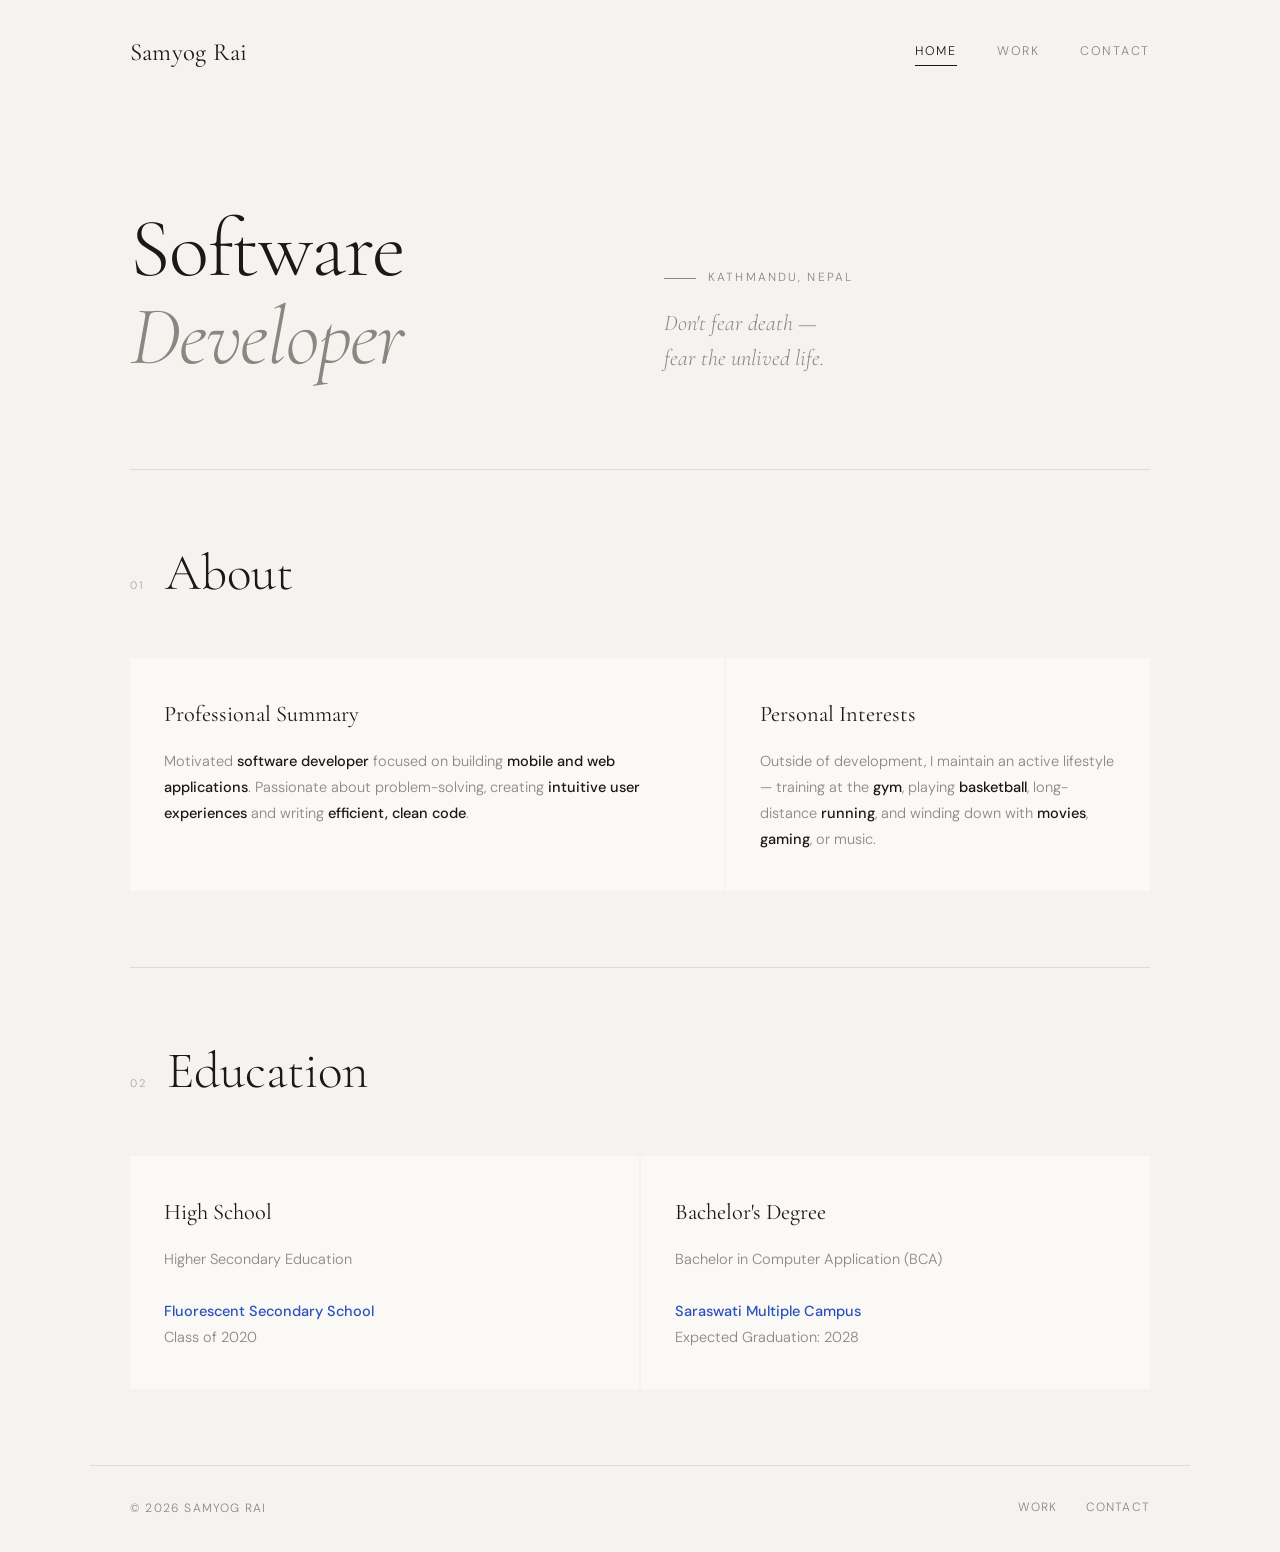
<file: index.html>
<!DOCTYPE html>
<html lang="en">
<head>
  <meta charset="UTF-8">
  <title>Samyog Rai | Software Developer</title>
  <meta name="viewport" content="width=device-width, initial-scale=1.0">
  <meta name="description" content="Samyog Rai — software developer based in Kathmandu, Nepal. Building mobile and web applications with Flutter, Java, and JavaScript.">
  <link rel="preconnect" href="https://fonts.googleapis.com">
  <link rel="preconnect" href="https://fonts.gstatic.com" crossorigin>
  <link rel="stylesheet" href="https://fonts.googleapis.com/css2?family=Cormorant+Garamond:ital,wght@0,300;0,400;0,600;1,300;1,400&family=DM+Sans:opsz,wght@9..40,300;9..40,400;9..40,500&display=swap">
  <link rel="stylesheet" href="https://cdnjs.cloudflare.com/ajax/libs/font-awesome/6.5.1/css/all.min.css">
  <link rel="stylesheet" href="css/style.css?v=1">
  <script defer src="script.js?v=1"></script>
</head>
<body class="professional-page" data-mode="professional">

<nav class="top-nav">
  <h1 class="logo"><a href="index.html" style="text-decoration:none;color:inherit">Samyog Rai</a></h1>
  <button class="nav-toggle" aria-label="Toggle navigation">
    <span></span>
    <span></span>
    <span></span>
  </button>
  <div class="nav-links">
    <a href="index.html">Home</a>
    <a href="pro-work.html">Work</a>
    <a href="pro-contact.html">Contact</a>
  </div>
</nav>

<!-- HERO -->
<section class="pro-hero">
  <div class="pro-hero-left">
    <h2>Software<br><em>Developer</em></h2>
  </div>
  <div class="pro-hero-right">
    <p class="hero-meta">Kathmandu, Nepal</p>
    <p class="hero-quote">Don't fear death —<br>fear the unlived life.</p>
  </div>
</section>

<div class="section-divider"><hr></div>

<!-- ABOUT -->
<section class="pro-section">
  <div class="section-header">
    <span class="section-label">01</span>
    <h2>About</h2>
  </div>
  <div class="about-grid">
    <article class="pro-card">
      <h3>Professional Summary</h3>
      <p>
        Motivated <strong>software developer</strong> focused on building
        <strong>mobile and web applications</strong>. Passionate about problem-solving,
        creating <strong>intuitive user experiences</strong> and writing
        <strong>efficient, clean code</strong>.
      </p>
    </article>
    <article class="pro-card">
      <h3>Personal Interests</h3>
      <p>
        Outside of development, I maintain an active lifestyle — training at the <strong>gym</strong>,
        playing <strong>basketball</strong>, long-distance <strong>running</strong>, and winding down
        with <strong>movies</strong>, <strong>gaming</strong>, or music.
      </p>
    </article>
  </div>
</section>

<div class="section-divider"><hr></div>

<!-- EDUCATION -->
<section class="pro-section">
  <div class="section-header">
    <span class="section-label">02</span>
    <h2>Education</h2>
  </div>
  <div class="work-grid">
    <article class="pro-card">
      <h3>High School</h3>
      <p>
        Higher Secondary Education<br><br>
        <strong><a href="https://www.google.com/maps/place/Fluorescent+Sec.School/@27.7406488,85.3239595,15z/data=!4m6!3m5!1s0x39eb192951daa581:0x2228b42efb914998!8m2!3d27.7454413!4d85.3181633!16s%2Fg%2F1v9gswbb?entry=ttu&g_ep=EgoyMDI2MDgwNS4xIKXMDSoASAFQAw%3D%3D" target="_blank">Fluorescent Secondary School</a></strong><br>
        Class of 2020
      </p>
    </article>
    <article class="pro-card">
      <h3>Bachelor's Degree</h3>
      <p>
        Bachelor in Computer Application (BCA)<br><br>
        <strong><a href="https://www.google.com/maps/place/Saraswati+Multiple+Campus/@27.718515,85.3083327,17z/data=!3m1!4b1!4m6!3m5!1s0x39eb18e2e18378a9:0xd4ab1b15086c7f45!8m2!3d27.718515!4d85.3109076!16s%2Fg%2F1w663ts8?entry=ttu&g_ep=EgoyMDI2MDgwNS4xIKXMDSoASAFQAw%3D%3D" target="_blank">Saraswati Multiple Campus</a></strong><br>
        Expected Graduation: 2028
      </p>
    </article>
  </div>
</section>

<footer class="site-footer">
  <span>&copy; <span id="year"></span> Samyog Rai</span>
  <div class="footer-right">
    <a href="pro-work.html">Work</a>
    <a href="pro-contact.html">Contact</a>
  </div>
</footer>

</body>
</html>
</file>
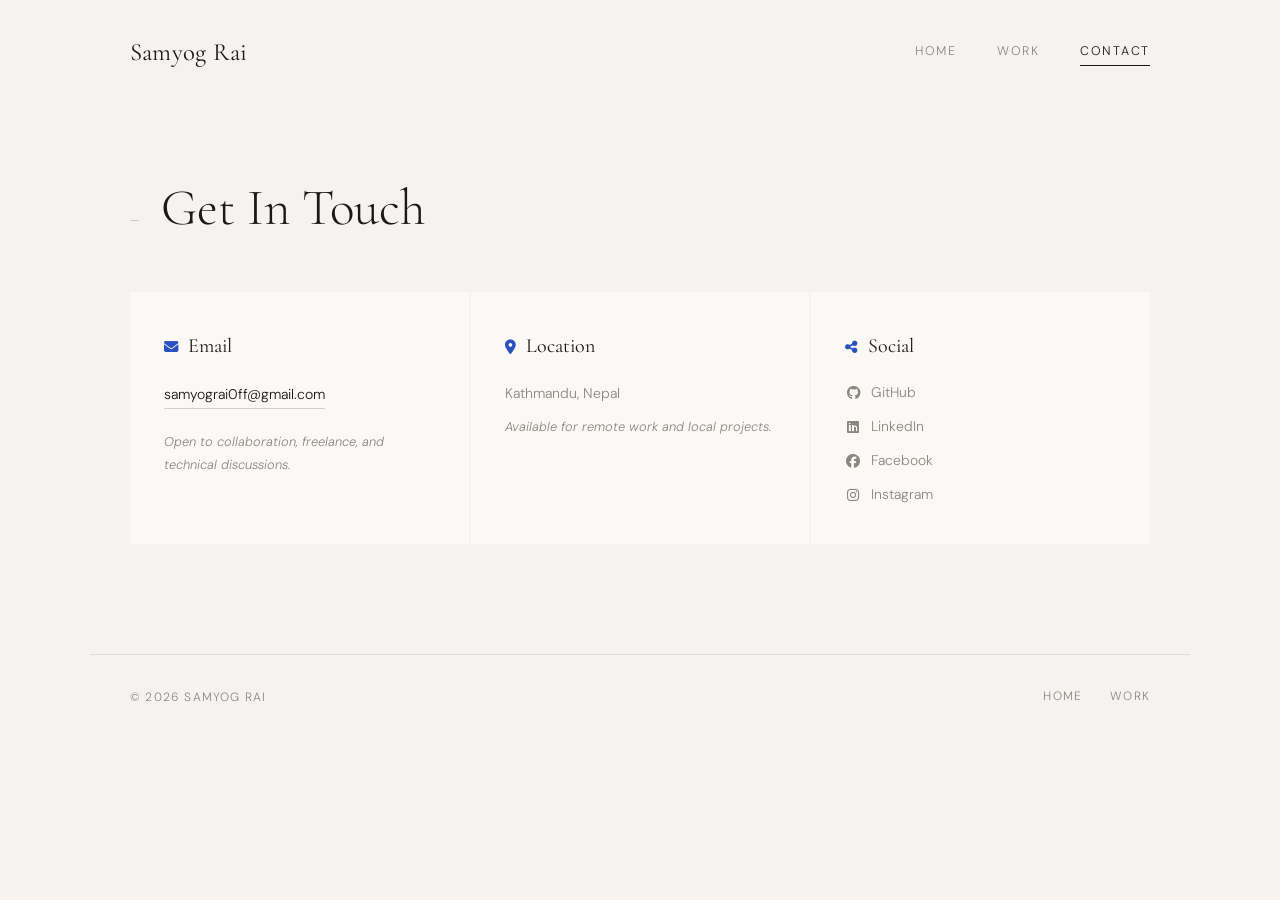
<file: pro-contact.html>
<!DOCTYPE html>
<html lang="en">
<head>
  <meta charset="UTF-8">
  <title>Samyog Rai | Contact</title>
  <meta name="viewport" content="width=device-width, initial-scale=1.0">
  <meta name="description" content="Get in touch with Samyog Rai — open to collaboration, freelance, and technical discussions.">
  <link rel="preconnect" href="https://fonts.googleapis.com">
  <link rel="preconnect" href="https://fonts.gstatic.com" crossorigin>
  <link rel="stylesheet" href="https://fonts.googleapis.com/css2?family=Cormorant+Garamond:ital,wght@0,300;0,400;0,600;1,300;1,400&family=DM+Sans:opsz,wght@9..40,300;9..40,400;9..40,500&display=swap">
  <link rel="stylesheet" href="https://cdnjs.cloudflare.com/ajax/libs/font-awesome/6.5.1/css/all.min.css">
  <link rel="stylesheet" href="css/style.css">
  <script defer src="script.js?v=1"></script>
</head>
<body class="professional-page" data-mode="professional">

<nav class="top-nav">
  <h1 class="logo"><a href="index.html" style="text-decoration:none;color:inherit">Samyog Rai</a></h1>
  <button class="nav-toggle" aria-label="Toggle navigation">
    <span></span>
    <span></span>
    <span></span>
  </button>
  <div class="nav-links">
    <a href="index.html">Home</a>
    <a href="pro-work.html">Work</a>
    <a href="pro-contact.html">Contact</a>
  </div>
</nav>

<section class="pro-section contact-section">
  <div class="section-header">
    <span class="section-label">—</span>
    <h2>Get In Touch</h2>
  </div>
  <div class="contact-grid">

    <article class="contact-card">
      <h3><i class="fa-solid fa-envelope"></i> Email</h3>
      <a href="mailto:samyograi0ff@gmail.com" class="email-link">samyograi0ff@gmail.com</a>
      <p class="contact-note">Open to collaboration, freelance, and technical discussions.</p>
    </article>

    <article class="contact-card">
      <h3><i class="fa-solid fa-location-dot"></i> Location</h3>
      <p>Kathmandu, Nepal</p>
      <p class="contact-note">Available for remote work and local projects.</p>
    </article>

    <article class="contact-card">
      <h3><i class="fa-solid fa-share-nodes"></i> Social</h3>
      <div class="social-links">
        <a href="https://github.com/LavTheSavage" target="_blank">
          <i class="fa-brands fa-github"></i> GitHub
        </a>
        <a href="https://www.linkedin.com/in/samyog-rai-b0a1bb404/" target="_blank">
          <i class="fa-brands fa-linkedin"></i> LinkedIn
        </a>
        <a href="https://www.facebook.com/samyog.rai.805339/" target="_blank">
          <i class="fa-brands fa-facebook"></i> Facebook
        </a>
        <a href="https://www.instagram.com/lel_samyog_rai/" target="_blank">
          <i class="fa-brands fa-instagram"></i> Instagram
        </a>
      </div>
    </article>

  </div>
</section>

<footer class="site-footer">
  <span>&copy; <span id="year"></span> Samyog Rai</span>
  <div class="footer-right">
    <a href="index.html">Home</a>
    <a href="pro-work.html">Work</a>
  </div>
</footer>

</body>
</html>
</file>
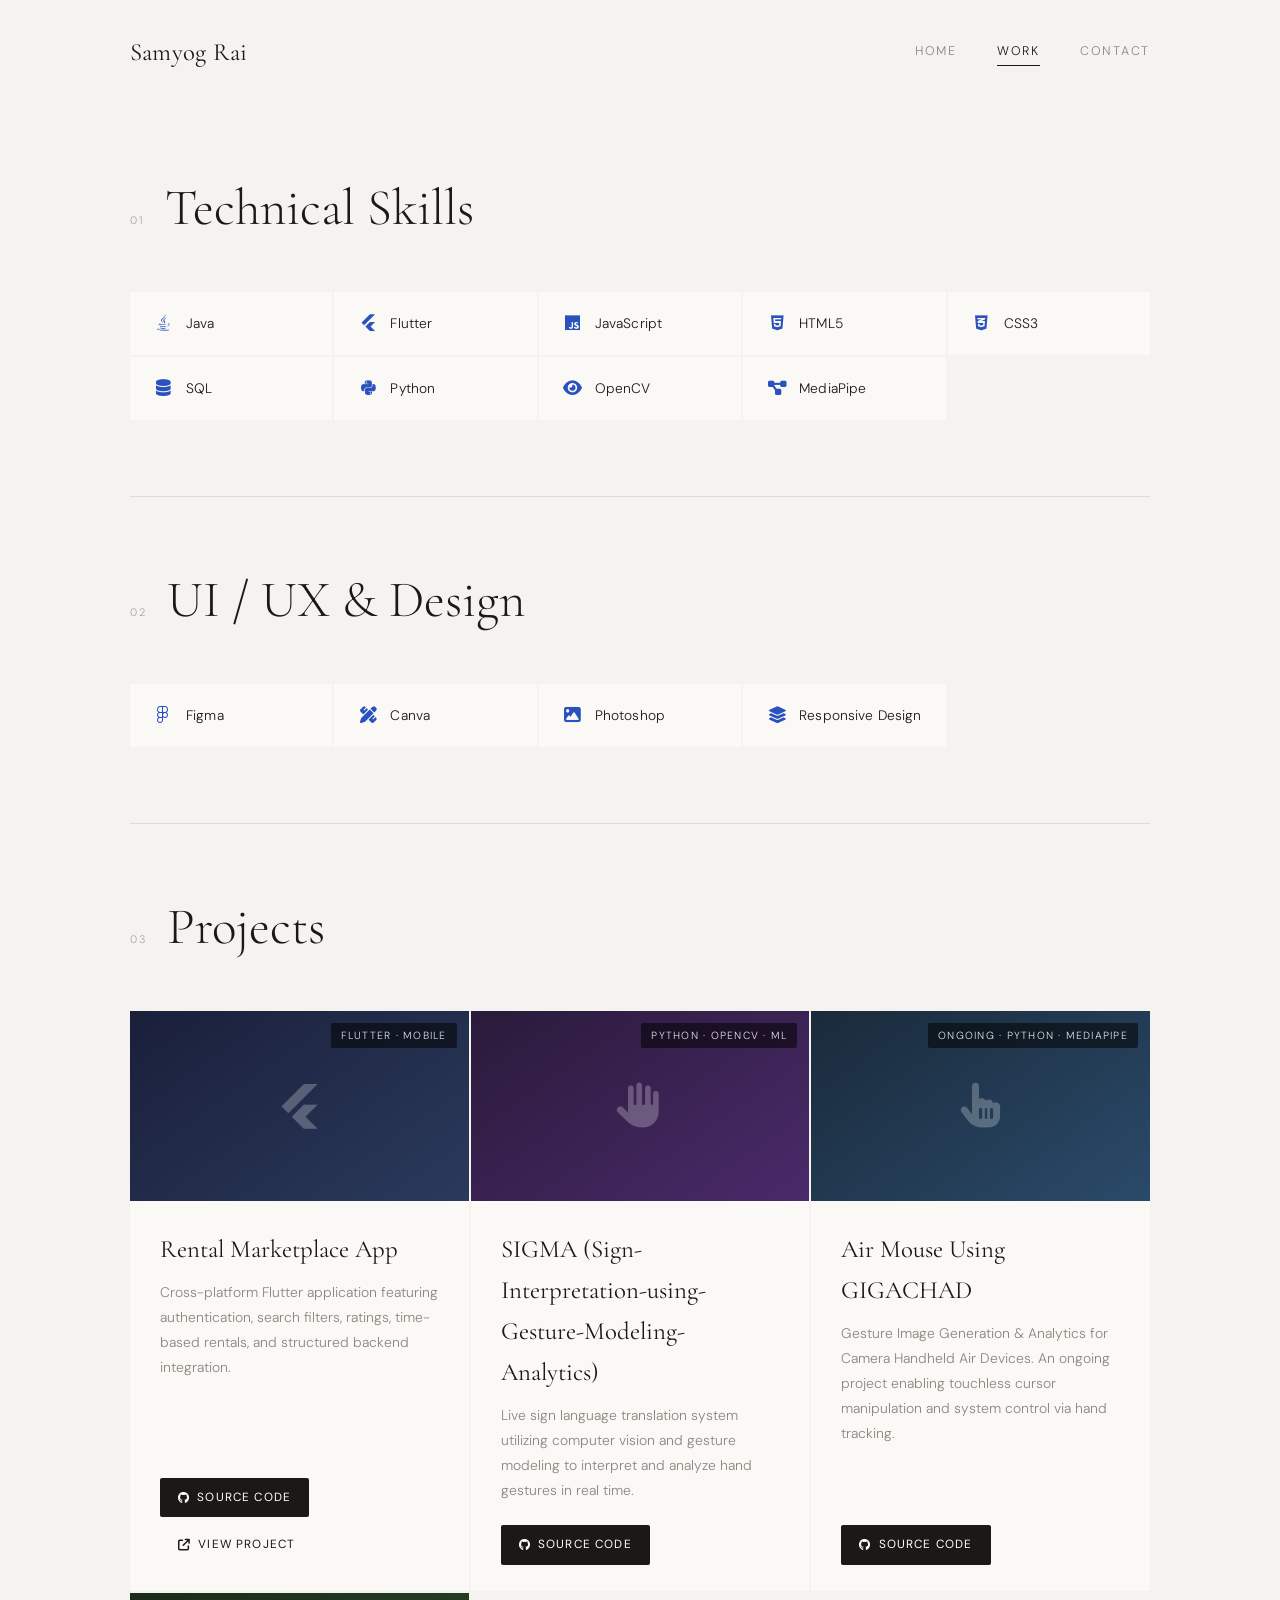
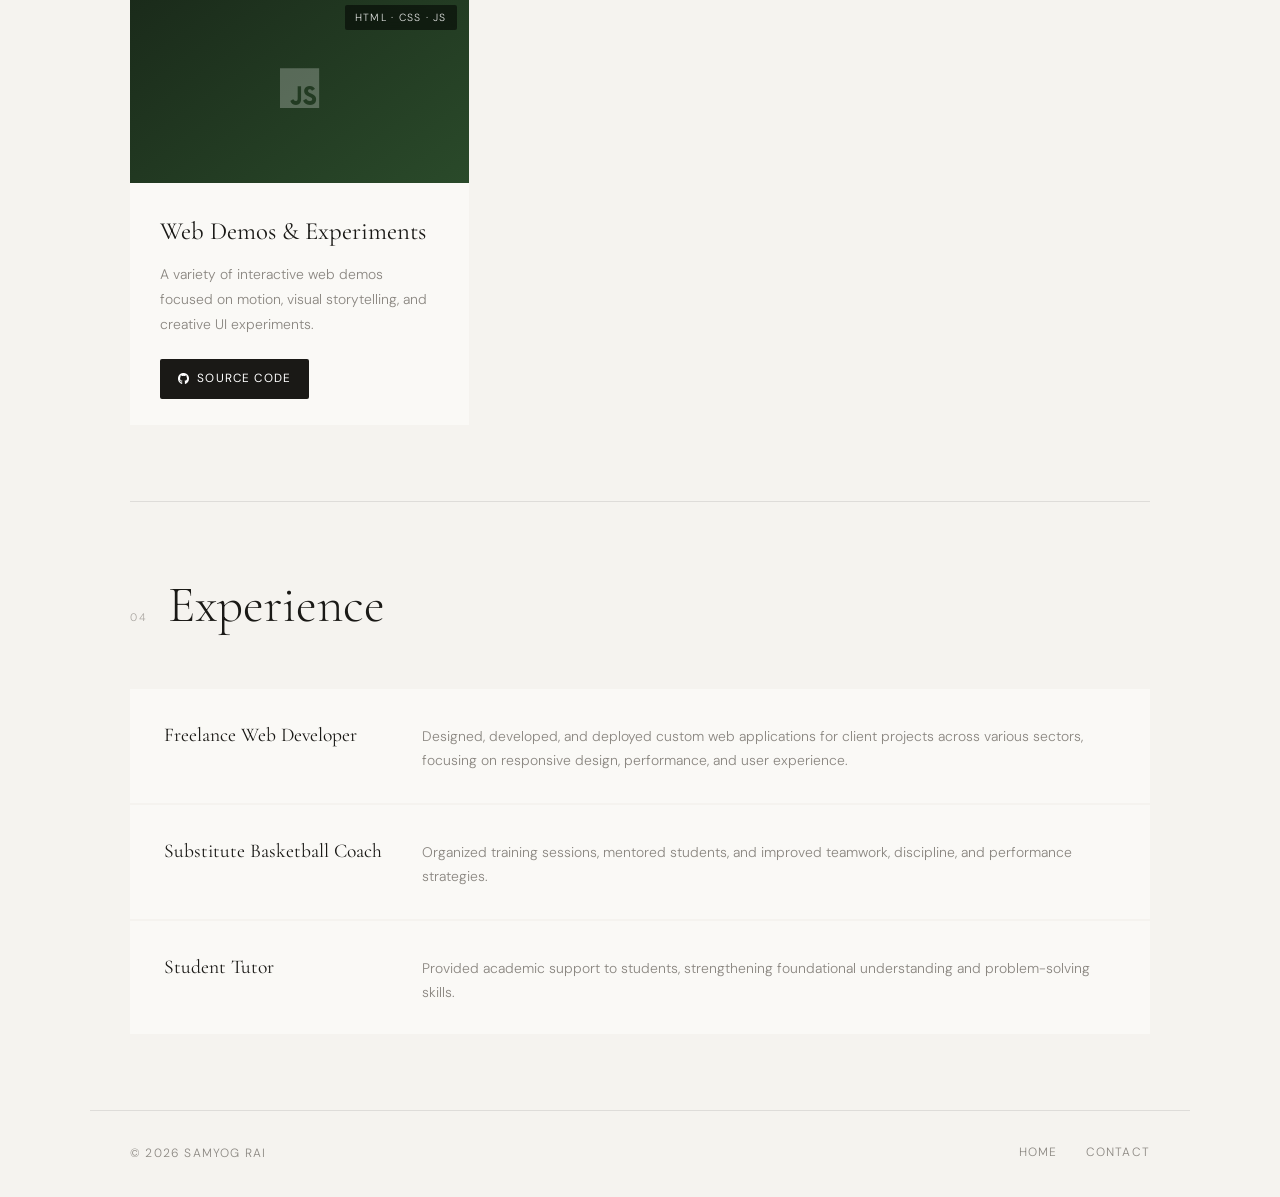
<file: pro-work.html>
<!DOCTYPE html>
<html lang="en">
<head>
  <meta charset="UTF-8">
  <title>Samyog Rai | Work</title>
  <meta name="viewport" content="width=device-width, initial-scale=1.0">
  <meta name="description" content="Projects and skills by Samyog Rai — Flutter, Java, JavaScript, and web development.">
  <link rel="preconnect" href="https://fonts.googleapis.com">
  <link rel="preconnect" href="https://fonts.gstatic.com" crossorigin>
  <link rel="stylesheet" href="https://fonts.googleapis.com/css2?family=Cormorant+Garamond:ital,wght@0,300;0,400;0,600;1,300;1,400&family=DM+Sans:opsz,wght@9..40,300;9..40,400;9..40,500&display=swap">
  <link rel="stylesheet" href="https://cdnjs.cloudflare.com/ajax/libs/font-awesome/6.5.1/css/all.min.css">
  <link rel="stylesheet" href="css/style.css?v=1">
  <script defer src="script.js?v=1"></script>
</head>
<body class="professional-page" data-mode="professional">

<nav class="top-nav">
  <h1 class="logo"><a href="index.html" style="text-decoration:none;color:inherit">Samyog Rai</a></h1>
  <button class="nav-toggle" aria-label="Toggle navigation">
    <span></span>
    <span></span>
    <span></span>
  </button>
  <div class="nav-links">
    <a href="index.html">Home</a>
    <a href="pro-work.html">Work</a>
    <a href="pro-contact.html">Contact</a>
  </div>
</nav>

<!-- TECHNICAL SKILLS -->
<section class="pro-section">
  <div class="section-header">
    <span class="section-label">01</span>
    <h2>Technical Skills</h2>
  </div>
  <div class="tech-grid">
    <div class="tech-item"><i class="fa-brands fa-java"></i> Java</div>
    <div class="tech-item"><i class="fa-brands fa-flutter"></i> Flutter</div>
    <div class="tech-item"><i class="fa-brands fa-js"></i> JavaScript</div>
    <div class="tech-item"><i class="fa-brands fa-html5"></i> HTML5</div>
    <div class="tech-item"><i class="fa-brands fa-css3-alt"></i> CSS3</div>
    <div class="tech-item"><i class="fa-solid fa-database"></i> SQL</div>
    <div class="tech-item"><i class="fa-brands fa-python"></i> Python</div>
    <div class="tech-item"><i class="fa-solid fa-eye"></i> OpenCV</div>
    <div class="tech-item"><i class="fa-solid fa-diagram-project"></i> MediaPipe</div>
  </div>
</section>

<div class="section-divider"><hr></div>

<!-- UI / UX -->
<section class="pro-section">
  <div class="section-header">
    <span class="section-label">02</span>
    <h2>UI / UX & Design</h2>
  </div>
  <div class="tech-grid">
    <div class="tech-item"><i class="fa-brands fa-figma"></i> Figma</div>
    <div class="tech-item"><i class="fa-solid fa-pen-ruler"></i> Canva</div>
    <div class="tech-item"><i class="fa-solid fa-image"></i> Photoshop</div>
    <div class="tech-item"><i class="fa-solid fa-layer-group"></i> Responsive Design</div>
  </div>
</section>

<div class="section-divider"><hr></div>

<!-- PROJECTS -->
<section class="pro-section">
  <div class="section-header">
    <span class="section-label">03</span>
    <h2>Projects</h2>
  </div>

  <div class="projects-list">

    <!-- Project 1: Rental Marketplace App -->
    <div class="project-card">
      <div class="project-preview">
        <div class="project-preview-placeholder">
          <i class="fa-brands fa-flutter"></i>
        </div>
        <!-- When you have a screenshot, replace the placeholder above with:
        <img src="assets/rental-app-preview.png" alt="Rental Marketplace App screenshot"> -->
        <span class="preview-tag">Flutter · Mobile</span>
      </div>
      <div class="project-body">
        <h3>Rental Marketplace App</h3>
        <p>Cross-platform Flutter application featuring authentication,
          search filters, ratings, time-based rentals, and structured backend integration.</p>
        <div class="project-actions">
          <a href="https://github.com/LavTheSavage/Project-4th-sem" target="_blank" class="btn btn-primary">
            <i class="fa-brands fa-github"></i> Source Code
          </a>
          <a href="https://app.samyograi.com.np/" target="_blank" class="btn btn-secondary">
            <i class="fa-solid fa-arrow-up-right-from-square"></i> View Project
          </a>
        </div>
      </div>
    </div>

    <!-- Project 2: SIGMA -->
    <div class="project-card">
      <div class="project-preview">
        <div class="project-preview-placeholder" style="background: linear-gradient(145deg, #2a1a3a 0%, #4a2a6a 100%);">
          <i class="fa-solid fa-hand"></i>
        </div>
        <!-- When you have a screenshot, replace the placeholder above with:
        <img src="assets/sigma-preview.png" alt="SIGMA Sign Language Translation screenshot"> -->
        <span class="preview-tag">Python · OpenCV · ML</span>
      </div>
      <div class="project-body">
        <h3>SIGMA (Sign-Interpretation-using-Gesture-Modeling-Analytics)</h3>
        <p>Live sign language translation system utilizing computer vision and gesture modeling to interpret and analyze hand gestures in real time.</p>
        <div class="project-actions">
          <a href="https://github.com/LavTheSavage" target="_blank" class="btn btn-primary">
            <i class="fa-brands fa-github"></i> Source Code
          </a>
        </div>
      </div>
    </div>

    <!-- Project 3: Air Mouse Using GIGACHAD -->
    <div class="project-card">
      <div class="project-preview">
        <div class="project-preview-placeholder" style="background: linear-gradient(145deg, #1a2a3a 0%, #2a4a6a 100%);">
          <i class="fa-solid fa-hand-pointer"></i>
        </div>
        <!-- When you have a screenshot, replace the placeholder above with:
        <img src="assets/air-mouse-preview.png" alt="Air Mouse Project screenshot"> -->
        <span class="preview-tag">Ongoing · Python · MediaPipe</span>
      </div>
      <div class="project-body">
        <h3>Air Mouse Using GIGACHAD</h3>
        <p>Gesture Image Generation & Analytics for Camera Handheld Air Devices. An ongoing project enabling touchless cursor manipulation and system control via hand tracking.</p>
        <div class="project-actions">
          <a href="https://github.com/LavTheSavage" target="_blank" class="btn btn-primary">
            <i class="fa-brands fa-github"></i> Source Code
          </a>
        </div>
      </div>
    </div>

    <!-- Project 4: Web Demos -->
    <div class="project-card">
      <div class="project-preview">
        <div class="project-preview-placeholder" style="background: linear-gradient(145deg, #1a2a1a 0%, #2a4a2a 100%);">
          <i class="fa-brands fa-js"></i>
        </div>
        <!-- When you have a screenshot, replace the placeholder above with:
        <img src="assets/web-demos-preview.png" alt="Web Demos screenshot"> -->
        <span class="preview-tag">HTML · CSS · JS</span>
      </div>
      <div class="project-body">
        <h3>Web Demos & Experiments</h3>
        <p>A variety of interactive web demos focused on motion, visual storytelling,
          and creative UI experiments.</p>
        <div class="project-actions">
          <a href="https://github.com/LavTheSavage" target="_blank" class="btn btn-primary">
            <i class="fa-brands fa-github"></i> Source Code
          </a>
        </div>
      </div>
    </div>

  </div>
</section>

<div class="section-divider"><hr></div>

<!-- EXPERIENCE -->
<section class="pro-section">
  <div class="section-header">
    <span class="section-label">04</span>
    <h2>Experience</h2>
  </div>
  <div class="exp-list">
    <div class="exp-item">
      <span class="exp-role">Freelance Web Developer</span>
      <p class="exp-desc">Designed, developed, and deployed custom web applications for client projects across various sectors, focusing on responsive design, performance, and user experience.</p>
    </div>
    <div class="exp-item">
      <span class="exp-role">Substitute Basketball Coach</span>
      <p class="exp-desc">Organized training sessions, mentored students, and improved teamwork,
        discipline, and performance strategies.</p>
    </div>
    <div class="exp-item">
      <span class="exp-role">Student Tutor</span>
      <p class="exp-desc">Provided academic support to students, strengthening foundational
        understanding and problem-solving skills.</p>
    </div>
  </div>
</section>

<footer class="site-footer">
  <span>&copy; <span id="year"></span> Samyog Rai</span>
  <div class="footer-right">
    <a href="index.html">Home</a>
    <a href="pro-contact.html">Contact</a>
  </div>
</footer>

</body>
</html>
</file>
<file: css/style.css>
/* ═══════════════════════════════════════════════════════════════════
   SAMYOG RAI — PORTFOLIO  |  style.css
   Single unified stylesheet. Drop base.css & professional.css.
   ═══════════════════════════════════════════════════════════════════ */

/* ─── GOOGLE FONTS ───────────────────────────────────────────────── */
@import url('https://fonts.googleapis.com/css2?family=Cormorant+Garamond:ital,wght@0,300;0,400;0,600;1,300;1,400&family=DM+Sans:opsz,wght@9..40,300;9..40,400;9..40,500&display=swap');

/* ─── DESIGN TOKENS ──────────────────────────────────────────────── */
:root {
  --bg:          #f5f3ef;
  --surface:     #faf9f6;
  --surface-2:   #ffffff;
  --text:        #1a1916;
  --muted:       #8a8680;
  --border:      rgba(26, 25, 22, 0.10);
  --border-mid:  rgba(26, 25, 22, 0.18);
  --accent:      #2a52be;

  --font-serif:  'Cormorant Garamond', Georgia, serif;
  --font-sans:   'DM Sans', system-ui, sans-serif;

  --ease:        cubic-bezier(.4, 0, .2, 1);
  --ease-spring: cubic-bezier(.34, 1.56, .64, 1);
}

/* ─── RESET ──────────────────────────────────────────────────────── */
*, *::before, *::after {
  box-sizing: border-box;
  margin: 0;
  padding: 0;
}

html {
  scroll-behavior: smooth;
  -webkit-text-size-adjust: 100%;
}

body {
  font-family: var(--font-sans);
  font-weight: 300;
  font-size: 16px;
  line-height: 1.65;
  color: var(--text);
  background: var(--bg);
  min-height: 100vh;
  -webkit-font-smoothing: antialiased;
  opacity: 0;
  transition: opacity 0.35s var(--ease);
}

body.fade-in  { opacity: 1; }
body.fade-out { opacity: 0; }

a {
  color: inherit;
  text-decoration: none;
}

img {
  display: block;
  max-width: 100%;
}

::selection {
  background: var(--accent);
  color: #fff;
}

/* ─── SCROLLBAR ──────────────────────────────────────────────────── */
::-webkit-scrollbar { width: 5px; }
::-webkit-scrollbar-track { background: var(--bg); }
::-webkit-scrollbar-thumb {
  background: rgba(26, 25, 22, 0.18);
  border-radius: 3px;
}

/* ─── NAV ────────────────────────────────────────────────────────── */
.top-nav {
  max-width: 1100px;
  margin: 0 auto;
  padding: 32px 40px;
  display: flex;
  justify-content: space-between;
  align-items: center;
  position: sticky;
  top: 0;
  z-index: 100;
  background: rgba(245, 243, 239, 0.82);
  backdrop-filter: blur(16px);
  -webkit-backdrop-filter: blur(16px);
}

/* thin accent line at bottom of nav */
.top-nav::after {
  content: '';
  position: absolute;
  bottom: 0; left: 40px; right: 40px;
  height: 1px;
  background: var(--border);
  opacity: 0;
  transition: opacity 0.3s var(--ease);
}

body.scrolled .top-nav::after {
  opacity: 1;
}

.logo {
  font-family: var(--font-serif);
  font-size: 1.55rem;
  font-weight: 400;
  letter-spacing: 0.01em;
  color: var(--text);
  transition: color 0.25s var(--ease), transform 0.3s var(--ease-spring);
}

.logo:hover {
  color: var(--accent);
  transform: scale(1.03);
}

.nav-links {
  display: flex;
  gap: 40px;
  align-items: center;
}

.nav-links a {
  font-size: 0.78rem;
  letter-spacing: 0.14em;
  text-transform: uppercase;
  color: var(--muted);
  transition: color 0.25s var(--ease);
  position: relative;
  padding-bottom: 2px;
}

.nav-links a::after {
  content: '';
  position: absolute;
  left: 0;
  bottom: -2px;
  width: 0;
  height: 1px;
  background: var(--text);
  transition: width 0.32s var(--ease);
}

.nav-links a:hover,
.nav-links a.active {
  color: var(--text);
}

.nav-links a:hover::after,
.nav-links a.active::after {
  width: 100%;
}

/* ─── HAMBURGER (mobile) ─────────────────────────────────────────── */
.nav-toggle {
  display: none;
  background: none;
  border: none;
  cursor: pointer;
  padding: 8px;
  color: var(--text);
  flex-direction: column;
  gap: 5px;
}

.nav-toggle span {
  display: block;
  width: 22px;
  height: 1.5px;
  background: currentColor;
  border-radius: 1px;
  transition: transform 0.3s var(--ease), opacity 0.3s var(--ease);
  transform-origin: center;
}

.nav-toggle.active span:nth-child(1) { transform: translateY(6.5px) rotate(45deg); }
.nav-toggle.active span:nth-child(2) { opacity: 0; transform: scaleX(0); }
.nav-toggle.active span:nth-child(3) { transform: translateY(-6.5px) rotate(-45deg); }

/* ─── HERO ───────────────────────────────────────────────────────── */
.pro-hero {
  max-width: 1100px;
  margin: 0 auto;
  padding: 100px 40px 88px;
  display: grid;
  grid-template-columns: 1fr 1fr;
  align-items: end;
  gap: 48px;
}

.pro-hero-left h2 {
  font-family: var(--font-serif);
  font-size: clamp(3.4rem, 6.5vw, 5.6rem);
  font-weight: 300;
  line-height: 1.06;
  letter-spacing: -0.015em;
}

.pro-hero-left h2 em {
  font-style: italic;
  color: var(--muted);
}

.pro-hero-right {
  padding-bottom: 6px;
}

.hero-meta {
  font-size: 0.74rem;
  letter-spacing: 0.18em;
  text-transform: uppercase;
  color: var(--muted);
  margin-bottom: 18px;
  display: flex;
  align-items: center;
  gap: 12px;
}

.hero-meta::before {
  content: '';
  width: 32px;
  height: 1px;
  background: var(--muted);
  flex-shrink: 0;
}

.hero-quote {
  font-family: var(--font-serif);
  font-size: 1.4rem;
  font-weight: 300;
  font-style: italic;
  color: var(--muted);
  line-height: 1.55;
}

/* hero entrance animation */
@keyframes fadeUp {
  from { opacity: 0; transform: translateY(28px); }
  to   { opacity: 1; transform: translateY(0); }
}

.pro-hero-left  { animation: fadeUp 0.9s var(--ease) both; }
.pro-hero-right { animation: fadeUp 0.9s var(--ease) 0.18s both; }

/* ─── DIVIDER ────────────────────────────────────────────────────── */
.section-divider {
  max-width: 1100px;
  margin: 0 auto;
  padding: 0 40px;
}

.section-divider hr {
  border: none;
  border-top: 1px solid var(--border);
}

/* ─── SECTIONS ───────────────────────────────────────────────────── */
.pro-section {
  max-width: 1100px;
  margin: 0 auto;
  padding: 76px 40px;
}

.section-header {
  display: flex;
  align-items: baseline;
  gap: 20px;
  margin-bottom: 56px;
}

.section-label {
  font-size: 0.68rem;
  letter-spacing: 0.2em;
  text-transform: uppercase;
  color: var(--muted);
  white-space: nowrap;
  opacity: 0.7;
}

.section-header h2 {
  font-family: var(--font-serif);
  font-size: clamp(2rem, 4vw, 3.2rem);
  font-weight: 300;
  line-height: 1.08;
}

/* ─── PRO CARDS (about, education) ──────────────────────────────── */
.work-grid {
  display: grid;
  grid-template-columns: repeat(auto-fit, minmax(300px, 1fr));
  gap: 2px;
}

.about-grid {
  display: grid;
  grid-template-columns: 1.4fr 1fr;
  gap: 2px;
}

.pro-card {
  background: var(--surface);
  padding: 38px 34px;
  position: relative;
  overflow: hidden;
  transition: background 0.32s var(--ease);
}

/* bottom accent bar */
.pro-card::before {
  content: '';
  position: absolute;
  bottom: 0; left: 0;
  width: 0; height: 2px;
  background: var(--accent);
  transition: width 0.45s var(--ease);
}

.pro-card:hover { background: var(--surface-2); }
.pro-card:hover::before { width: 100%; }

.pro-card h3 {
  font-family: var(--font-serif);
  font-size: 1.4rem;
  font-weight: 400;
  margin-bottom: 16px;
}

.pro-card p {
  font-size: 0.91rem;
  color: var(--muted);
  line-height: 1.8;
}

.pro-card strong {
  color: var(--text);
  font-weight: 500;
}

.pro-card a {
  color: var(--accent);
  border-bottom: 1px solid transparent;
  transition: border-color 0.22s var(--ease);
}

.pro-card a:hover {
  border-color: var(--accent);
}

/* ─── SKILLS ─────────────────────────────────────────────────────── */
.tech-grid {
  display: grid;
  grid-template-columns: repeat(auto-fill, minmax(182px, 1fr));
  gap: 2px;
}

.tech-item {
  background: var(--surface);
  padding: 20px 24px;
  display: flex;
  align-items: center;
  gap: 12px;
  font-size: 0.86rem;
  letter-spacing: 0.01em;
  transition: background 0.25s var(--ease), transform 0.25s var(--ease-spring);
  cursor: default;
}

.tech-item:hover {
  background: var(--surface-2);
  transform: translateY(-2px);
}

.tech-item i {
  font-size: 1.05rem;
  color: var(--accent);
  width: 20px;
  text-align: center;
  flex-shrink: 0;
  transition: transform 0.3s var(--ease-spring);
}

.tech-item:hover i {
  transform: scale(1.2);
}

/* ─── PROJECT CARDS ──────────────────────────────────────────────── */
.projects-list {
  display: grid;
  grid-template-columns: repeat(auto-fit, minmax(320px, 1fr));
  gap: 2px;
}

.project-card {
  background: var(--surface);
  display: flex;
  flex-direction: column;
  position: relative;
  overflow: hidden;
  transition: background 0.32s var(--ease);
}

/* left accent bar */
.project-card::before {
  content: '';
  position: absolute;
  top: 0; left: 0;
  width: 3px; height: 0;
  background: var(--accent);
  transition: height 0.45s var(--ease);
  z-index: 2;
}

.project-card:hover { background: var(--surface-2); }
.project-card:hover::before { height: 100%; }

/* preview image area */
.project-preview {
  position: relative;
  width: 100%;
  aspect-ratio: 16 / 9;
  overflow: hidden;
  background: #e4e6ee;
  flex-shrink: 0;
}

.project-preview img {
  width: 100%;
  height: 100%;
  object-fit: cover;
  display: block;
  transition: transform 0.6s var(--ease);
}

.project-card:hover .project-preview img {
  transform: scale(1.05);
}

/* placeholder when no screenshot */
.project-preview-placeholder {
  width: 100%;
  height: 100%;
  display: flex;
  align-items: center;
  justify-content: center;
  background: linear-gradient(145deg, #1a1f3a 0%, #2a3a5c 100%);
  color: rgba(255, 255, 255, 0.25);
  font-size: 2.8rem;
  transition: color 0.3s var(--ease);
}

.project-card:hover .project-preview-placeholder {
  color: rgba(255, 255, 255, 0.45);
}

/* tag pill on preview */
.preview-tag {
  position: absolute;
  top: 12px; right: 12px;
  font-size: 0.65rem;
  letter-spacing: 0.12em;
  text-transform: uppercase;
  background: rgba(0, 0, 0, 0.52);
  color: rgba(255, 255, 255, 0.88);
  padding: 4px 10px;
  border-radius: 2px;
  backdrop-filter: blur(8px);
  -webkit-backdrop-filter: blur(8px);
  z-index: 3;
}

/* card body */
.project-body {
  padding: 28px 30px 26px;
  display: flex;
  flex-direction: column;
  flex: 1;
}

.project-body h3 {
  font-family: var(--font-serif);
  font-size: 1.55rem;
  font-weight: 400;
  margin-bottom: 10px;
  transition: color 0.25s var(--ease);
}

.project-card:hover .project-body h3 {
  color: var(--accent);
}

.project-body p {
  font-size: 0.87rem;
  color: var(--muted);
  line-height: 1.8;
  flex: 1;
  margin-bottom: 22px;
}

.project-actions {
  display: flex;
  gap: 8px;
  flex-wrap: wrap;
}

/* ─── BUTTONS ────────────────────────────────────────────────────── */
.btn {
  display: inline-flex;
  align-items: center;
  justify-content: center;
  gap: 7px;
  padding: 10px 18px;
  font-family: var(--font-sans);
  font-size: 0.74rem;
  font-weight: 400;
  letter-spacing: 0.1em;
  text-transform: uppercase;
  border-radius: 2px;
  cursor: pointer;
  border: none;
  text-decoration: none;
  transition: background 0.22s var(--ease),
              color 0.22s var(--ease),
              border-color 0.22s var(--ease),
              transform 0.2s var(--ease-spring);
  white-space: nowrap;
}

.btn:hover { transform: translateY(-2px); }
.btn:active { transform: translateY(0); }

.btn-primary {
  background: var(--text);
  color: #fff;
}

.btn-primary:hover {
  background: var(--accent);
  color: #fff;
}

.btn-outline {
  background: transparent;
  color: var(--text);
  border: 1px solid var(--border-mid);
}

.btn-outline:hover {
  border-color: var(--text);
  color: var(--text);
}

/* ─── EXPERIENCE ─────────────────────────────────────────────────── */
.exp-list {
  display: flex;
  flex-direction: column;
  gap: 2px;
}

.exp-item {
  background: var(--surface);
  padding: 30px 34px;
  display: flex;
  align-items: baseline;
  gap: 28px;
  transition: background 0.28s var(--ease);
  position: relative;
  overflow: hidden;
}

.exp-item::after {
  content: '';
  position: absolute;
  bottom: 0; left: 0;
  width: 0; height: 1px;
  background: var(--accent);
  transition: width 0.4s var(--ease);
}

.exp-item:hover { background: var(--surface-2); }
.exp-item:hover::after { width: 100%; }

.exp-role {
  font-family: var(--font-serif);
  font-size: 1.22rem;
  font-weight: 400;
  min-width: 230px;
  flex-shrink: 0;
}

.exp-desc {
  font-size: 0.87rem;
  color: var(--muted);
  line-height: 1.75;
}

/* ─── CONTACT ────────────────────────────────────────────────────── */
.contact-section { padding-bottom: 110px; }

.contact-grid {
  display: grid;
  grid-template-columns: repeat(auto-fit, minmax(240px, 1fr));
  gap: 2px;
}

.contact-card {
  background: var(--surface);
  padding: 38px 34px;
  transition: background 0.3s var(--ease);
  position: relative;
  overflow: hidden;
}

.contact-card::before {
  content: '';
  position: absolute;
  bottom: 0; left: 0;
  width: 0; height: 2px;
  background: var(--accent);
  transition: width 0.45s var(--ease);
}

.contact-card:hover { background: var(--surface-2); }
.contact-card:hover::before { width: 100%; }

.contact-card h3 {
  font-family: var(--font-serif);
  font-size: 1.25rem;
  font-weight: 400;
  display: flex;
  align-items: center;
  gap: 10px;
  margin-bottom: 18px;
  color: var(--text);
}

.contact-card h3 i {
  font-size: 0.9rem;
  color: var(--accent);
}

.contact-card p {
  font-size: 0.88rem;
  color: var(--muted);
  line-height: 1.75;
}

.email-link {
  font-size: 0.88rem;
  color: var(--text);
  border-bottom: 1px solid var(--border-mid);
  padding-bottom: 2px;
  display: inline-block;
  margin-bottom: 12px;
  transition: color 0.22s var(--ease), border-color 0.22s var(--ease);
}

.email-link:hover {
  color: var(--accent);
  border-color: var(--accent);
}

.contact-note {
  font-size: 0.8rem !important;
  color: var(--muted);
  margin-top: 10px;
  font-style: italic;
}

.social-links {
  display: flex;
  flex-direction: column;
  gap: 11px;
}

.social-links a {
  font-size: 0.87rem;
  color: var(--muted);
  display: flex;
  align-items: center;
  gap: 10px;
  transition: color 0.22s var(--ease), transform 0.22s var(--ease-spring);
}

.social-links a i { width: 16px; text-align: center; }

.social-links a:hover {
  color: var(--text);
  transform: translateX(3px);
}

/* ─── FOOTER ─────────────────────────────────────────────────────── */
.site-footer {
  max-width: 1100px;
  margin: 0 auto;
  padding: 32px 40px;
  border-top: 1px solid var(--border);
  font-size: 0.75rem;
  letter-spacing: 0.1em;
  text-transform: uppercase;
  color: var(--muted);
  display: flex;
  justify-content: space-between;
  align-items: center;
}

.footer-right {
  display: flex;
  gap: 28px;
}

.footer-right a {
  color: var(--muted);
  font-size: 0.75rem;
  letter-spacing: 0.1em;
  text-transform: uppercase;
  transition: color 0.22s var(--ease);
  position: relative;
  padding-bottom: 2px;
}

.footer-right a::after {
  content: '';
  position: absolute;
  left: 0; bottom: -1px;
  width: 0; height: 1px;
  background: var(--text);
  transition: width 0.28s var(--ease);
}

.footer-right a:hover { color: var(--text); }
.footer-right a:hover::after { width: 100%; }

/* ─── SCROLL REVEAL ──────────────────────────────────────────────── */
.pro-section,
.project-card,
.tech-item,
.exp-item,
.pro-card,
.contact-card {
  opacity: 0;
  transform: translateY(22px);
  transition: opacity 0.6s var(--ease),
              transform 0.6s var(--ease);
}

/* stagger children inside grids */
.tech-grid .tech-item:nth-child(2)  { transition-delay: 0.05s; }
.tech-grid .tech-item:nth-child(3)  { transition-delay: 0.10s; }
.tech-grid .tech-item:nth-child(4)  { transition-delay: 0.15s; }
.tech-grid .tech-item:nth-child(5)  { transition-delay: 0.20s; }
.tech-grid .tech-item:nth-child(6)  { transition-delay: 0.25s; }
.tech-grid .tech-item:nth-child(7)  { transition-delay: 0.30s; }
.tech-grid .tech-item:nth-child(8)  { transition-delay: 0.35s; }

.work-grid .pro-card:nth-child(2),
.about-grid .pro-card:nth-child(2)  { transition-delay: 0.10s; }

.projects-list .project-card:nth-child(2) { transition-delay: 0.10s; }

.exp-list .exp-item:nth-child(2) { transition-delay: 0.08s; }
.exp-list .exp-item:nth-child(3) { transition-delay: 0.16s; }

.contact-grid .contact-card:nth-child(2) { transition-delay: 0.08s; }
.contact-grid .contact-card:nth-child(3) { transition-delay: 0.16s; }

.pro-section.revealed,
.project-card.revealed,
.tech-item.revealed,
.exp-item.revealed,
.pro-card.revealed,
.contact-card.revealed {
  opacity: 1;
  transform: translateY(0);
}

/* ─── NAV SCROLL DETECTION ───────────────────────────────────────── */
/* (handled by adding .scrolled to body via JS — see script.js) */

/* ─── ACTIVE NAV ─────────────────────────────────────────────────── */
.nav-links a.active { color: var(--text); }
.nav-links a.active::after { width: 100%; }

/* ─── RESPONSIVE ─────────────────────────────────────────────────── */
@media (max-width: 860px) {
  .top-nav { padding: 22px 24px; }

  .nav-links { display: none; flex-direction: column; gap: 0; }
  .nav-links.open {
    display: flex;
    background: rgba(245, 243, 239, 0.97);
    position: absolute;
    top: 100%; left: 0; right: 0;
    padding: 16px 24px 24px;
    border-bottom: 1px solid var(--border);
  }
  .nav-links.open a {
    padding: 11px 0;
    border-bottom: 1px solid var(--border);
    font-size: 0.82rem;
  }
  .nav-links.open a:last-child { border-bottom: none; }

  .nav-toggle { display: flex; }

  .pro-hero {
    grid-template-columns: 1fr;
    padding: 64px 24px 60px;
    gap: 28px;
  }

  .pro-section { padding: 56px 24px; }
  .section-divider { padding: 0 24px; }
  .site-footer { padding: 28px 24px; flex-direction: column; gap: 14px; text-align: center; }
  .footer-right { gap: 20px; }

  .about-grid { grid-template-columns: 1fr; }

  .exp-item { flex-direction: column; gap: 8px; }
  .exp-role { min-width: unset; }
}

@media (max-width: 600px) {
  .logo { font-size: 1.3rem; }
  .tech-grid { grid-template-columns: 1fr 1fr; }
  .projects-list { grid-template-columns: 1fr; }
  .project-actions { flex-direction: column; }
  .btn { width: 100%; justify-content: center; }
}

/* ─── REDUCED MOTION ─────────────────────────────────────────────── */
@media (prefers-reduced-motion: reduce) {
  *, *::before, *::after {
    animation-duration: 0.01ms !important;
    transition-duration: 0.01ms !important;
  }
}
</file>
